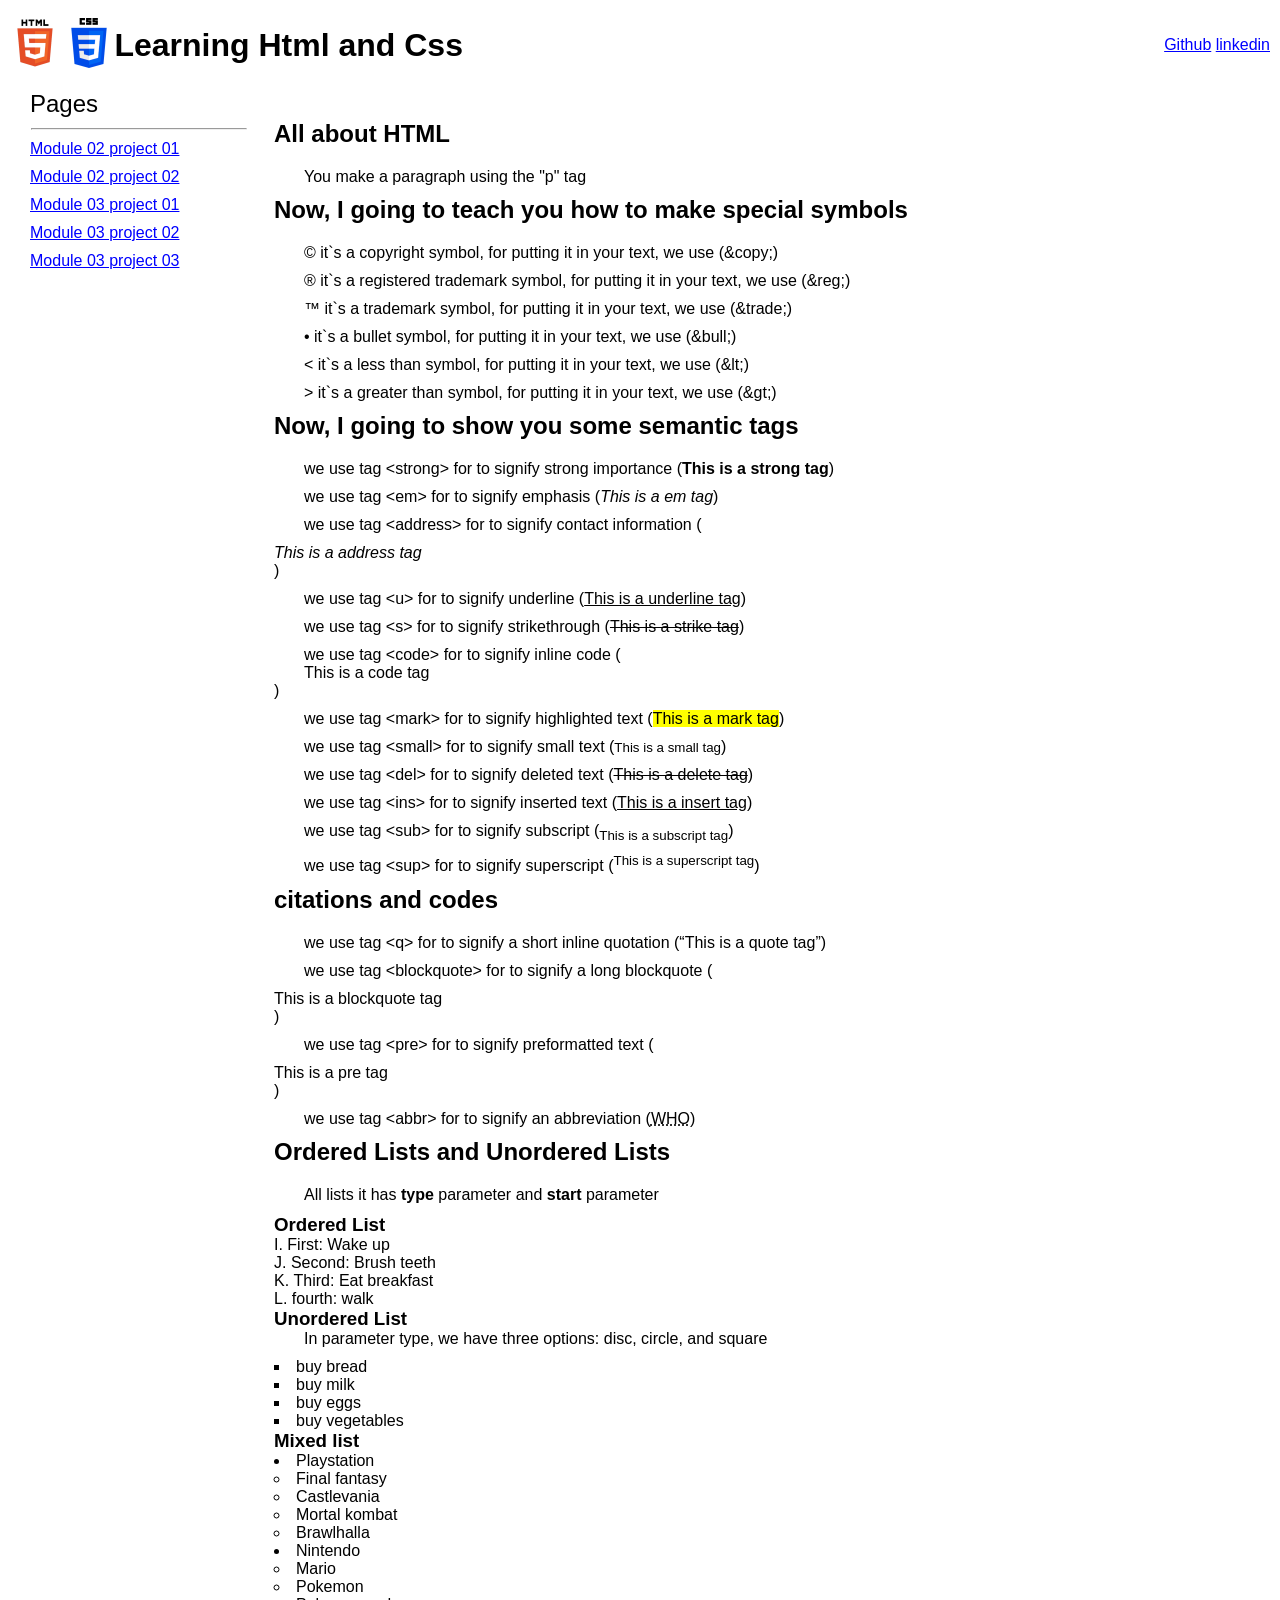
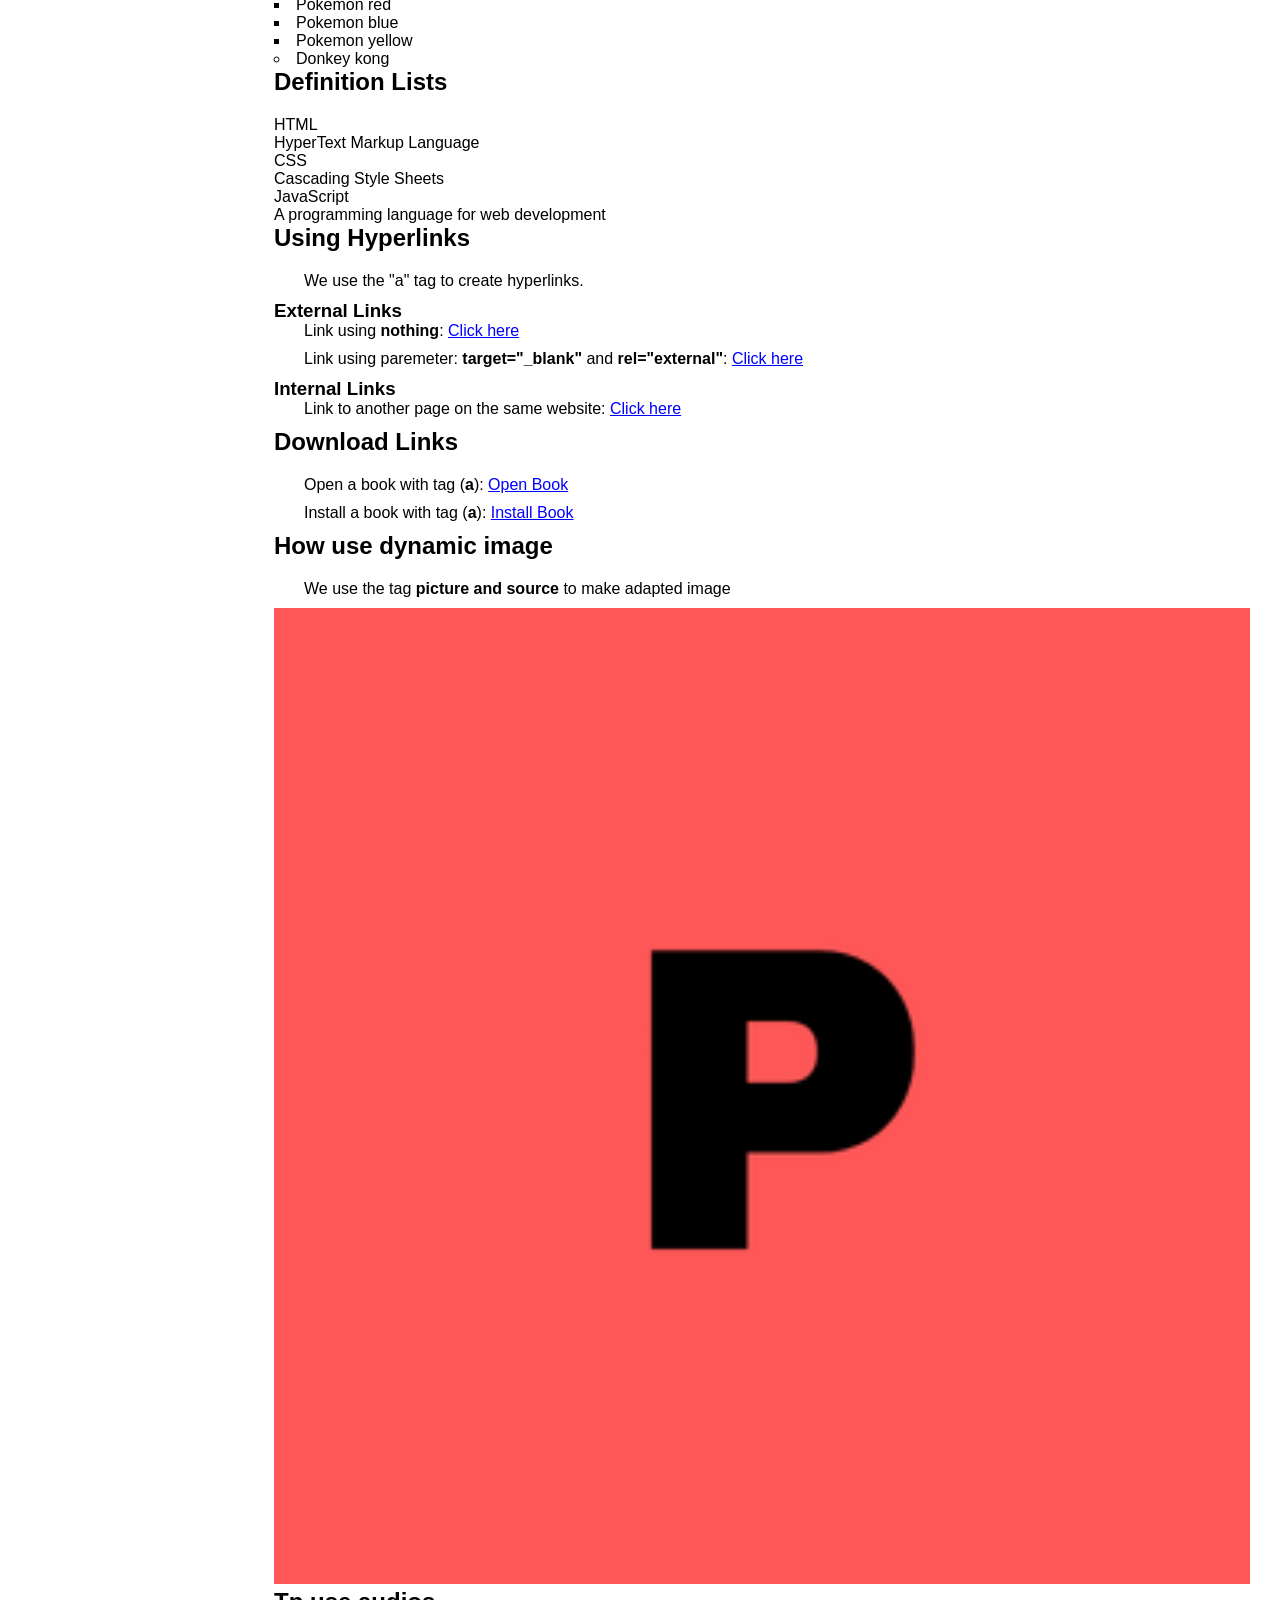
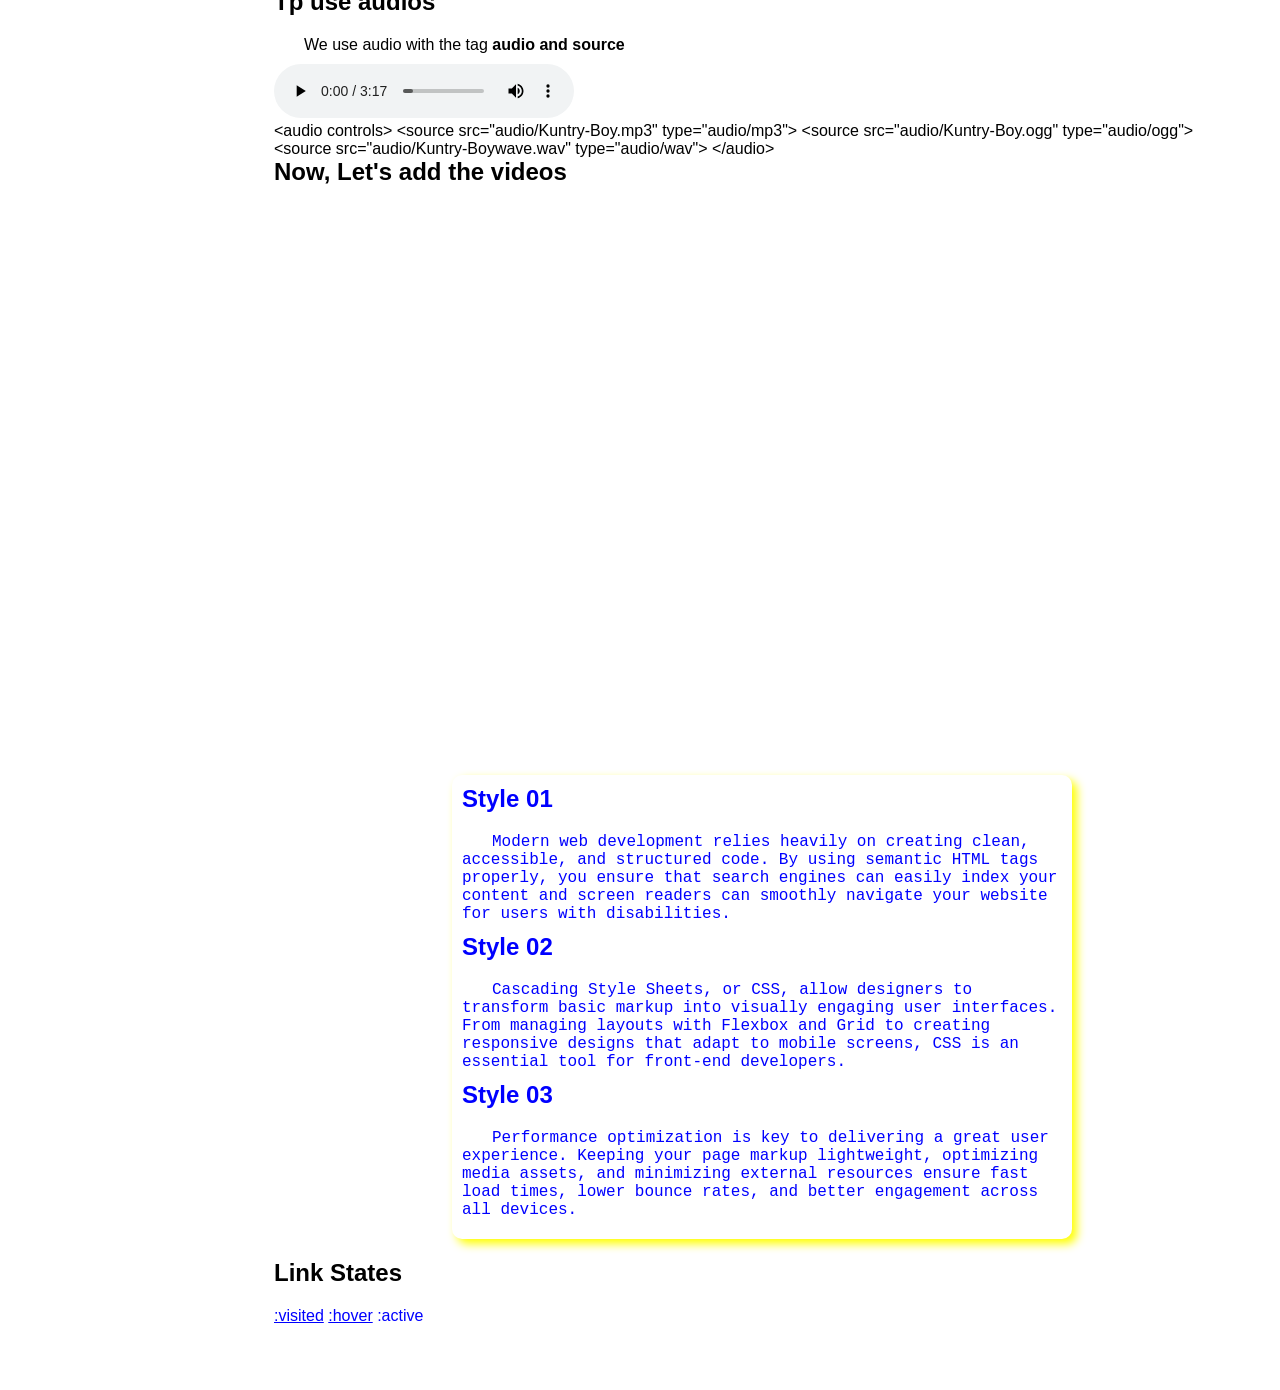
<file: index.html>
<!DOCTYPE html>
<html lang="en">
<head>
    <meta charset="UTF-8">
    <meta name="viewport" content="width=device-width, initial-scale=1.0">
    <link rel="shortcut icon" href="img/favicon.png" type="image/x-icon">
    <link rel="stylesheet" href="style.css">
    <title>Learning program</title>
</head>
<body>

    <header>
        <div>
            <div>
                <a href="https://www.w3schools.com/html/" target="_blank" rel="external"><img src="img/html5.png" alt="Image html"></a>
                <a href="https://www.w3schools.com/css/" target="_blank" rel="external"><img src="img/css-3.png" alt="Image css"></a>
            </div>
            <h1>Learning Html and Css</h1>
        </div>

        <nav>
            <a href="https://github.com/murilo-paula" rel="external" target="_blank">Github</a>
            <a href="https://www.linkedin.com/in/murilo-paula/" rel="external" target="_blank">linkedin</a>
        </nav>
    </header>



    <main>
        <aside id="pagesAside">
            <h1>Pages</h1>
            <hr>
            <nav>
                <a href="modulo2/ex1.html">Module 02 project 01</a>
                <a href="modulo2/ex2.html">Module 02 project 02</a>
                <a href="modulo3/ex3.html">Module 03 project 01</a>
                <a href="modulo3/ex4.html">Module 03 project 02</a>
                <a href="modulo3/ex5.html">Module 03 project 03</a>
            </nav>
        </aside>
        <aside id="contentAside">
            <h1>All about HTML</h1>
            <p>You make a paragraph using the "p" tag</p>
            <h2>Now, I going to teach you how to make special symbols </h2>
            <p>&copy; it`s a copyright symbol, for putting it in your text, we use (&amp;copy;)</p>
            <p>&reg; it`s a registered trademark symbol, for putting it in your text, we use (&amp;reg;)</p>
            <p>&trade; it`s a trademark symbol, for putting it in your text, we use (&amp;trade;)</p>
            <p>&bull; it`s a bullet symbol, for putting it in your text, we use (&amp;bull;)</p>
            <p>&lt; it`s a less than symbol, for putting it in your text, we use (&amp;lt;)</p>
            <p>&gt; it`s a greater than symbol, for putting it in your text, we use (&amp;gt;)</p>
            <h2>Now, I going to show you some semantic tags</h2>
            <p>we use tag &lt;strong&gt; for to signify strong importance (<strong>This is a strong tag</strong>)</p>
            <p>we use tag &lt;em&gt; for to signify emphasis (<em>This is a em tag</em>)</p>
            <p>we use tag &lt;address&gt; for to signify contact information (<address>This is a address tag</address>)</p>
            <p>we use tag &lt;u&gt; for to signify underline (<u>This is a underline tag</u>)</p>
            <p>we use tag &lt;s&gt; for to signify strikethrough (<s>This is a strike tag</s>)</p>
            <p>we use tag &lt;code&gt; for to signify inline code (<code>This is a code tag</code>)</p>
            <p>we use tag &lt;mark&gt; for to signify highlighted text (<mark>This is a mark tag</mark>)</p>
            <p>we use tag &lt;small&gt; for to signify small text (<small>This is a small tag</small>)</p>
            <p>we use tag &lt;del&gt; for to signify deleted text (<del>This is a delete tag</del>)</p>
            <p>we use tag &lt;ins&gt; for to signify inserted text (<ins>This is a insert tag</ins>)</p>
            <p>we use tag &lt;sub&gt; for to signify subscript (<sub>This is a subscript tag</sub>)</p>
            <p>we use tag &lt;sup&gt; for to signify superscript (<sup>This is a superscript tag</sup>)</p>
            <h2>citations and codes</h2>
            <p>we use tag &lt;q&gt; for to signify a short inline quotation (<q>This is a quote tag</q>)</p>
            <p>we use tag &lt;blockquote&gt; for to signify a long blockquote (<blockquote>This is a blockquote tag</blockquote>)</p>
            <p>we use tag &lt;pre&gt; for to signify preformatted text (<pre>This is a pre tag</pre>)</p>
            <p>we use tag &lt;abbr&gt; for to signify an abbreviation (<abbr title="World Health Organization">WHO</abbr>)</p>
            <h2>Ordered Lists and Unordered Lists</h2>
            <p>All lists it has <strong>type</strong> parameter and <strong>start</strong> parameter</p>
            <h3>Ordered List</h3>
            <ol type="A" start="9">
                <li>First: Wake up</li>
                <li>Second: Brush teeth</li>
                <li>Third: Eat breakfast</li>
                <li>fourth: walk</li>
            </ol>
            <h3>Unordered List</h3>
            <p>In parameter type, we have three options: disc, circle, and square</p>
            <ul type="square">
                <li>buy bread</li>
                <li>buy milk</li>
                <li>buy eggs</li>
                <li>buy vegetables</li>
            </ul>
            <h3>Mixed list</h3>
            <ul>
                <li>Playstation</li>
                <ul>
                    <li>Final fantasy</li>
                    <li>Castlevania</li>
                    <li>Mortal kombat</li>
                    <li>Brawlhalla</li>
                </ul>
                <li>Nintendo</li>
                <ul>
                    <li>Mario</li>
                    <li>Pokemon</li>
                    <ul>
                        <li>Pokemon red</li>
                        <li>Pokemon blue</li>
                        <li>Pokemon yellow</li>
                    </ul>
                    <li>Donkey kong</li>
                </ul>
            </ul>
            <h2>Definition Lists</h2>
            <dl>
                <dt>HTML</dt>
                <dd>HyperText Markup Language</dd>
                <dt>CSS</dt>
                <dd>Cascading Style Sheets</dd>
                <dt>JavaScript</dt>
                <dd>A programming language for web development</dd>
            </dl>
        
            <h2>Using Hyperlinks</h2>
            <p>We use the "a" tag to create hyperlinks.</p>
        
            <h3>External Links</h3>
            <p>Link using <strong>nothing</strong>: <a href="https://github.com/murilo-paula">Click here</a></p>
            <p>Link using paremeter: <strong>target="_blank"</strong> and <strong>rel="external"</strong>: <a href="https://github.com/murilo-paula" target="_blank" rel="external">Click here</a></p>
            <h3>Internal Links</h3>
            <p>Link to another page on the same website: <a href="page.html" target="_self" rel="next">Click here</a></p>
            <h2>Download Links</h2>
            <p>Open a book with tag (<strong>a</strong>): <a href="books/Mybook.pdf" target="_blank" type="application/pdf">Open Book</a></p>
            <p>Install a book with tag (<strong>a</strong>): <a href="books/Mybook.pdf" download="Mybook.pdf">Install Book</a></p>
            <h2>How use dynamic image</h2>
            <p>We use the tag <strong>picture and source</strong> to make adapted image</p>
            <picture>
                <source media="(max-width: 750px )" srcset="img/P.png" type="image/png">
                <source media="(max-width: 1050px )" srcset="img/M.png" type="image/png">
                <img src="img/G.png" alt="Large image">
            </picture>
            <h2>Tp use audios</h2>
            <p>We use audio with the tag <strong>audio and source</strong></p>
            <audio controls>
                <source src="audio/Kuntry-Boy.mp3" type="audio/mp3">
                <source src="audio/Kuntry-Boy.ogg" type="audio/ogg">
                <source src="audio/Kuntry-Boywave.wav" type="audio/wav">
            </audio>
            <code>
                &lt;audio controls&gt;
                    &lt;source src="audio/Kuntry-Boy.mp3" type="audio/mp3"&gt;
                    &lt;source src="audio/Kuntry-Boy.ogg" type="audio/ogg"&gt;
                    &lt;source src="audio/Kuntry-Boywave.wav" type="audio/wav"&gt;
                &lt;/audio&gt;
            </code>
            <h2>Now, Let's add the videos</h2>
            <div class="video"><iframe width="400" height="240" src="https://www.youtube.com/embed/vPNIAJ9B4hg?si=pWErvGVnUSOe4rVF" title="YouTube video player" frameborder="0" allow="accelerometer; autoplay; clipboard-write; encrypted-media; gyroscope; picture-in-picture; web-share" referrerpolicy="strict-origin-when-cross-origin" allowfullscreen></iframe></div>
            <div id="caixagrande">
                <h2>Style 01</h2>
                <p>Modern web development relies heavily on creating clean, accessible, and structured code. By using semantic HTML tags properly, you ensure that search engines can easily index your content and screen readers can smoothly navigate your website for users with disabilities.</p>

                <h2>Style 02</h2>
                <p>Cascading Style Sheets, or CSS, allow designers to transform basic markup into visually engaging user interfaces. From managing layouts with Flexbox and Grid to creating responsive designs that adapt to mobile screens, CSS is an essential tool for front-end developers.</p>

                <h2>Style 03</h2>
                <p>Performance optimization is key to delivering a great user experience. Keeping your page markup lightweight, optimizing media assets, and minimizing external resources ensure fast load times, lower bounce rates, and better engagement across all devices.</p>
            </div>
            <div id="linkStates">
                <h2>Link States</h2>
                <a id="visited" href="#">:visited</a>
                <a id="hover" href="#">:hover</a>
                <a id="active">:active</a>
            </div>
        </aside>
    </main>

    <footer>
        <p>Learned project</p>
        <div>
            <a href="modulo2/ex1.html">Module 02 project 01</a>
            <a href="modulo2/ex2.html">Module 02 project 02</a>
            <a href="modulo3/ex3.html">Module 03 project 01</a>
        </div>
    </footer>

</body>
</html>
</file>
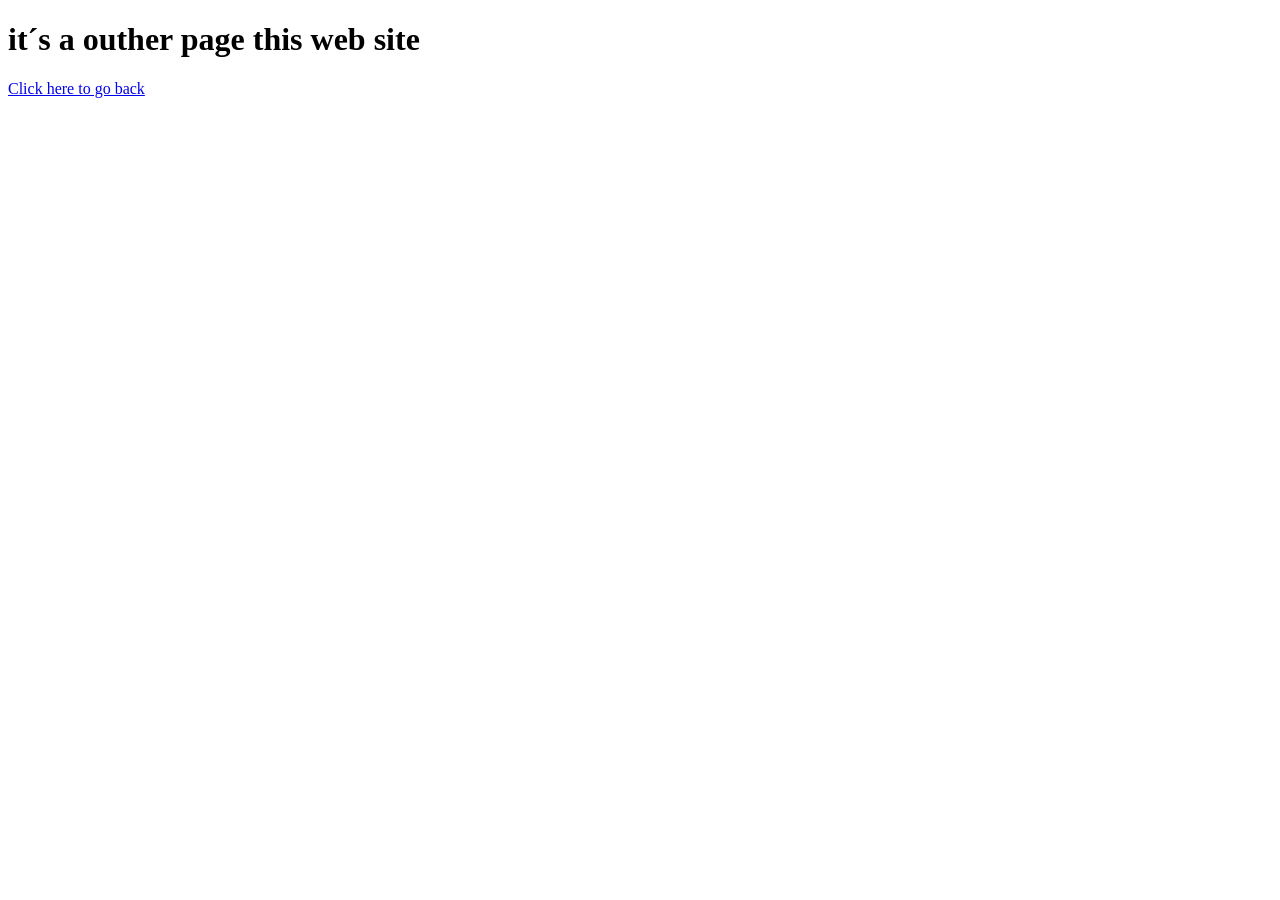
<file: page.html>
<!DOCTYPE html>
<html lang="en">
<head>
    <meta charset="UTF-8">
    <meta name="viewport" content="width=device-width, initial-scale=1.0">
    <title>Document</title>
</head>
<body>
    <h1>it´s a outher page this web site</h1>
    <a href="index.html" target="_self" rel="prev">Click here to go back</a>
</body>
</html>
</file>
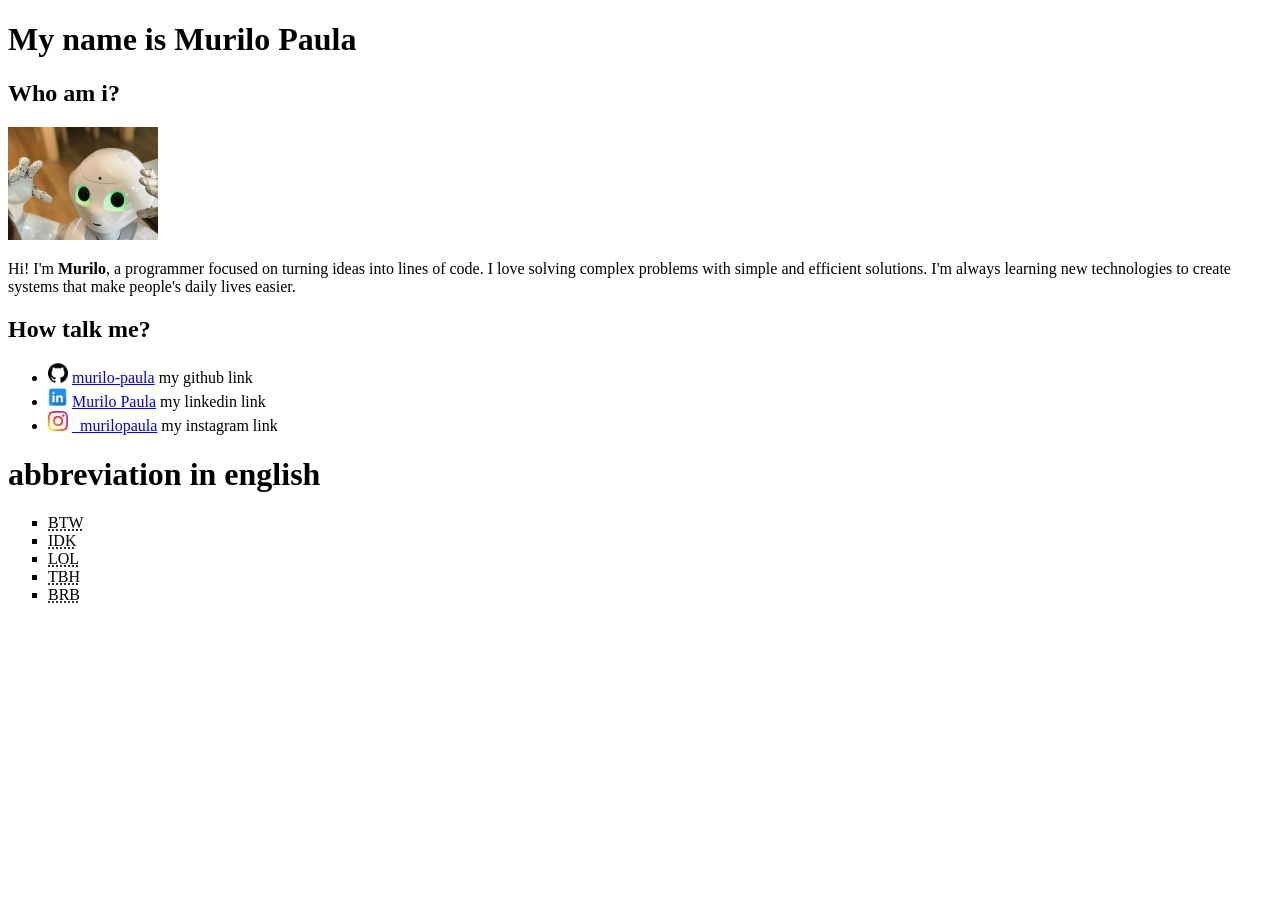
<file: exercicios/ex1.html>
<!DOCTYPE html>
<html lang="en">
<head>
    <meta charset="UTF-8">
    <meta name="viewport" content="width=device-width, initial-scale=1.0">
    <link rel="shortcut icon" href="/img/favicon.png" type="image/x-icon">
    <title>About me</title>
</head>
<body>

    <style>
        li img {
            width: 20px;
            height: 20px;
        }
    </style>

    <h1>My name is Murilo Paula</h1>
    <h2>Who am i?</h2>
    <img src="img/Liam.jpg" alt="Murilo paula picture">

    <p>Hi! I'm <strong>Murilo</strong>, a programmer focused on turning ideas into lines of code. I love solving complex problems with simple and efficient solutions. I'm always learning new technologies to create systems that make people's daily lives easier.</p>

    <h2>How talk me?</h2>
    <ul>
        <li><img src="img/github.png" alt="github picture"> <a href="https://github.com/murilo-paula" target="_blank" rel="external">murilo-paula</a> my github link</li>

        <li><img src="img/linkedin.png" alt="github linkedin"> <a href="https://www.linkedin.com/in/murilo-paula" target="_blank" rel="external">Murilo Paula</a> my linkedin link</li>

        <li><img src="img/instagram.png" alt="github instagram"> <a href="https://www.instagram.com/_murilopaula/" target="_blank" rel="external">_murilopaula</a> my instagram link</li>
    </ul>

    <h1>abbreviation in english</h1>
    <ul type="square">
        <li><abbr title="By the way (Por falar nisso / A propósito)">BTW</abbr></li>
        <li><abbr title="I don't know (Eu não sei)">IDK</abbr></li>
        <li><abbr title="Laughing out loud (Rindo muito)">LOL</abbr></li>
        <li><abbr title="To be honest (Sendo honesto)">TBH</abbr></li>
        <li><abbr title="Be right back (Já volto)">BRB</abbr></li>
    </ul>

</body>
</html>
</file>
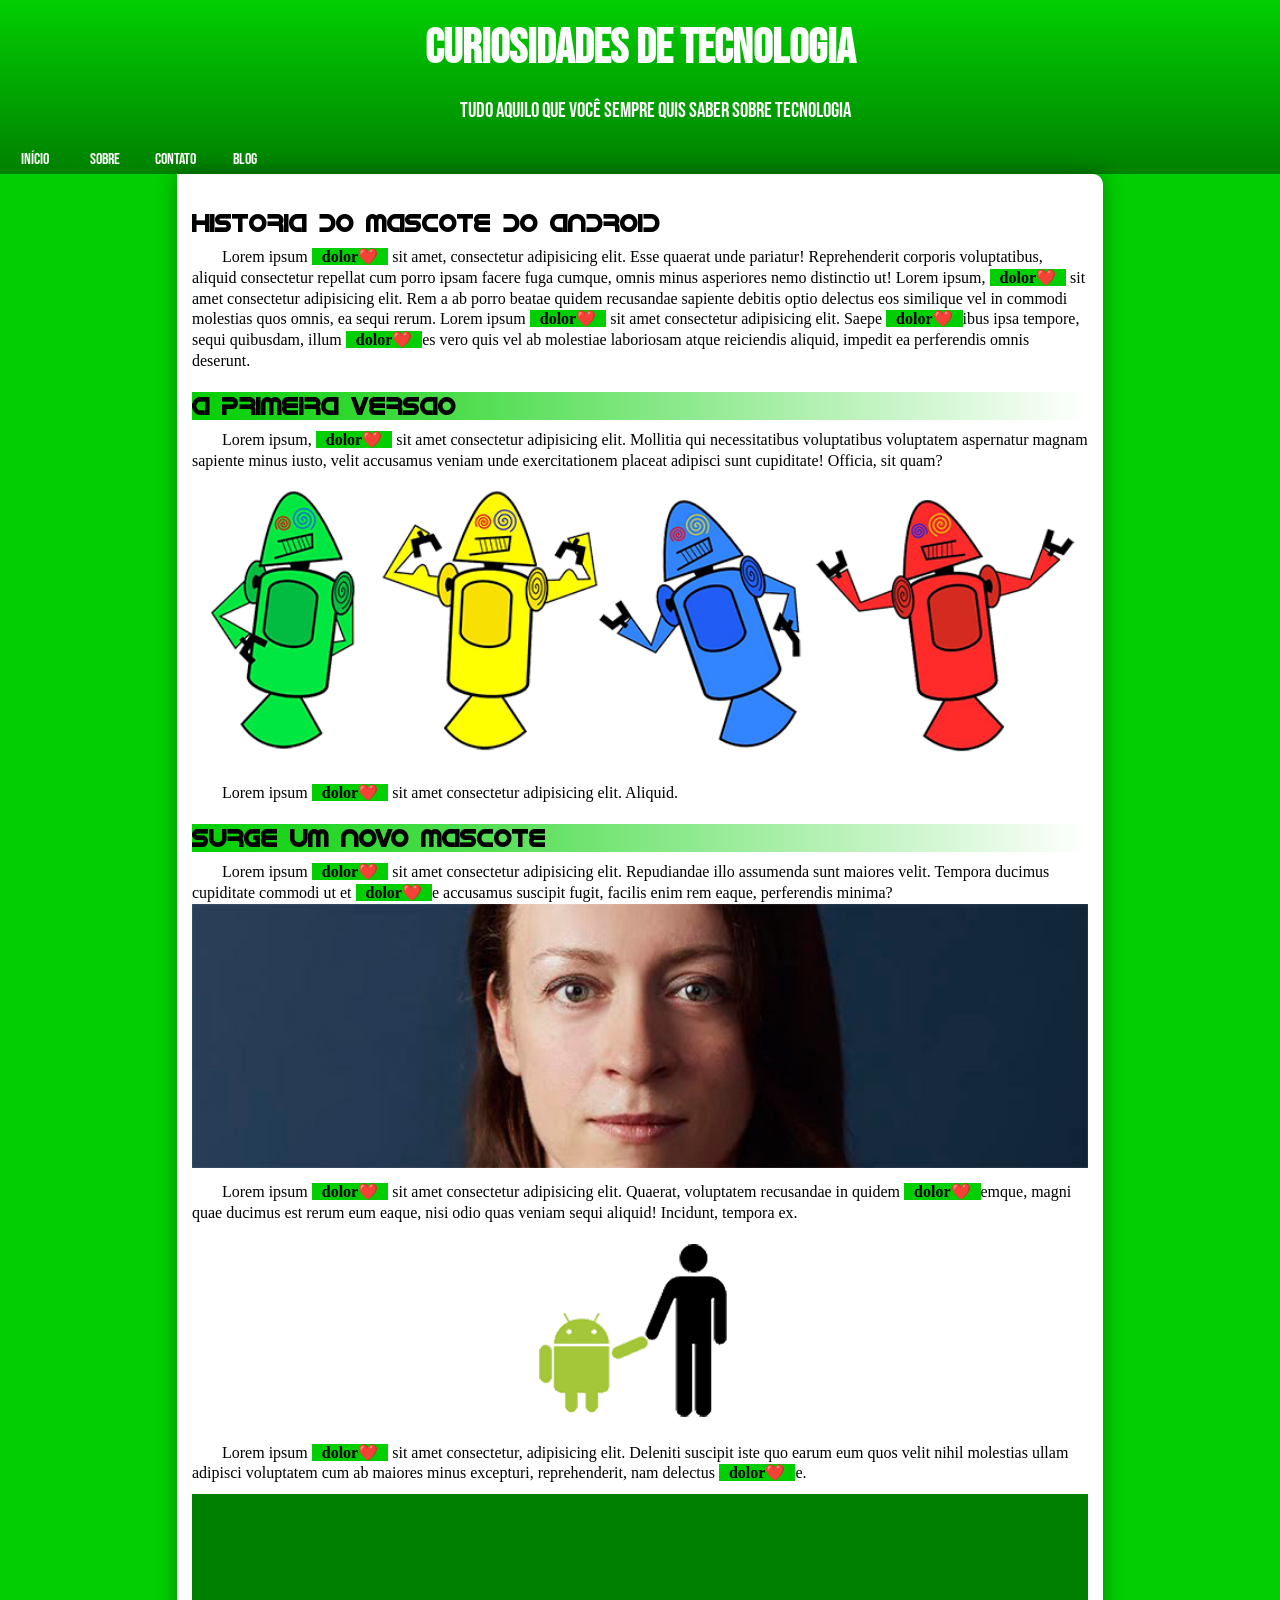
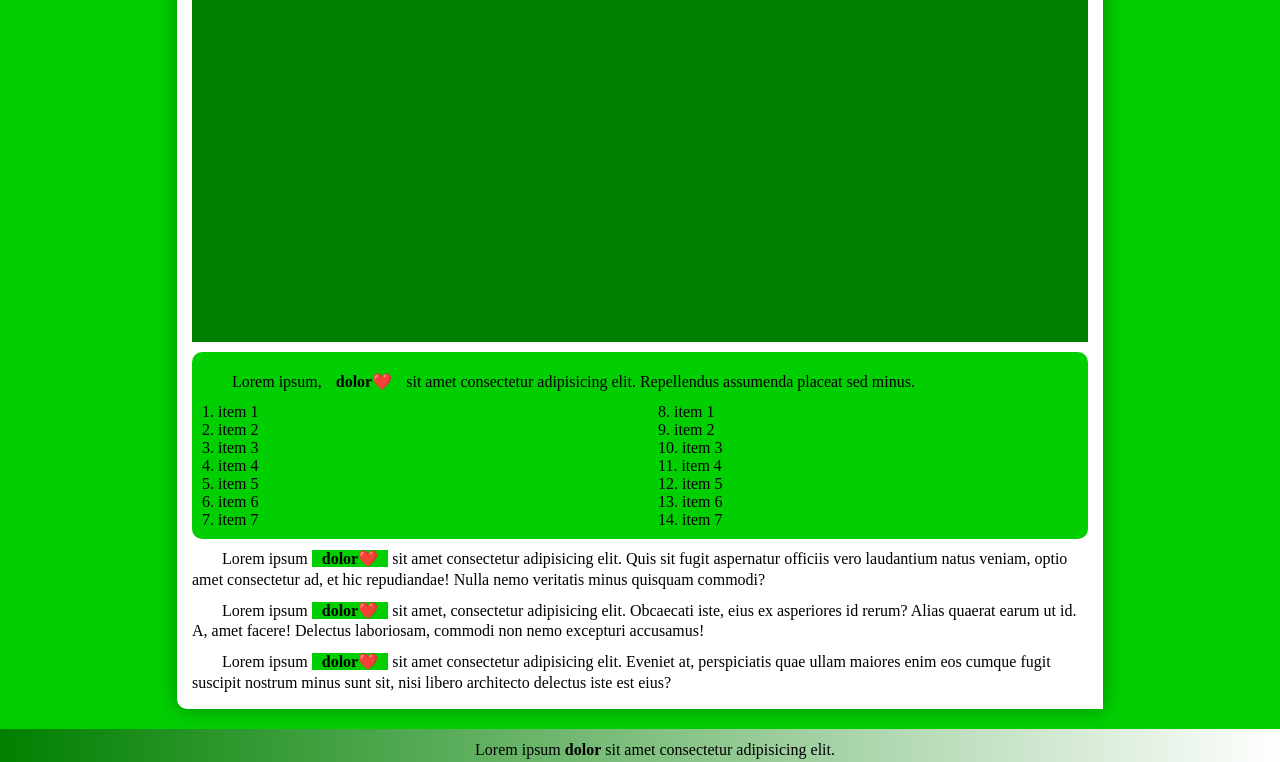
<file: exercicios/ex2.html>
<!DOCTYPE html>
<html lang="pt-br">
<head>
    <meta charset="UTF-8">
    <meta name="viewport" content="width=device-width, initial-scale=1.0">
    <link rel="stylesheet" href="ex2.css">
    <link rel="shortcut icon" href="img/favicon.ico" type="image/x-icon">
    <title>Android</title>
</head>
<body>
    <header>
        <h1>Curiosidades de tecnologia</h1>
        <p>Tudo aquilo que você sempre quis saber sobre tecnologia</p>
        <nav>
            <ul>
                <li><a href="#">Início</a></li>
                <li><a href="#">Sobre</a></li>
                <li><a href="#">Contato</a></li>
                <li><a href="#">Blog</a></li>
            </ul>
        </nav>
    </header>



    <main>
        <article>
            <h1>Historia do mascote do android</h1>
            <p>Lorem ipsum <strong>dolor</strong> sit amet, consectetur adipisicing elit. Esse quaerat unde pariatur! Reprehenderit corporis voluptatibus, aliquid consectetur repellat cum porro ipsam facere fuga cumque, omnis minus asperiores nemo distinctio ut! Lorem ipsum, <strong>dolor</strong> sit amet consectetur adipisicing elit. Rem a ab porro beatae quidem recusandae sapiente debitis optio delectus eos similique vel in commodi molestias quos omnis, ea sequi rerum. Lorem ipsum <strong>dolor</strong> sit amet consectetur adipisicing elit. Saepe <strong>dolor</strong>ibus ipsa tempore, sequi quibusdam, illum <strong>dolor</strong>es vero quis vel ab molestiae laboriosam atque reiciendis aliquid, impedit ea perferendis omnis deserunt.</p>
            <h2>A primeira versao</h2>
            <p>Lorem ipsum, <strong>dolor</strong> sit amet consectetur adipisicing elit. Mollitia qui necessitatibus voluptatibus voluptatem aspernatur magnam sapiente minus iusto, velit accusamus veniam unde exercitationem placeat adipisci sunt cupiditate! Officia, sit quam?</p>
            <picture>
                <source media="(max-width: 700px)" srcset="img/dan-droids-pq.png" type="image/png">
                <img src="img/dan-droids.png" alt="Android robot">
            </picture>
            <p>Lorem ipsum <strong>dolor</strong> sit amet consectetur adipisicing elit. Aliquid.</p>
            <h2>Surge um novo mascote</h2>
            <p>Lorem ipsum <strong>dolor</strong> sit amet consectetur adipisicing elit. Repudiandae illo assumenda sunt maiores velit. Tempora ducimus cupiditate commodi ut et <strong>dolor</strong>e accusamus suscipit fugit, facilis enim rem eaque, perferendis minima?</p>
            <picture>
                <source media="(max-width: 700px)" srcset="img/irina-blok-pq.jpg" type="image/png">
                <img src="img/irina-blok.jpg" alt="irina">
            </picture>
            <p>Lorem ipsum <strong>dolor</strong> sit amet consectetur adipisicing elit. Quaerat, voluptatem recusandae in quidem <strong>dolor</strong>emque, magni quae ducimus est rerum eum eaque, nisi odio quas veniam sequi aliquid! Incidunt, tempora ex.</p>
            <div id="bugdroid"><img src="img/bugdroid.png" alt="Bug droid"></div>
            <p>Lorem ipsum <strong>dolor</strong> sit amet consectetur, adipisicing elit. Deleniti suscipit iste quo earum eum quos velit nihil molestias ullam adipisci voluptatem cum ab maiores minus excepturi, reprehenderit, nam delectus <strong>dolor</strong>e.</p>


            <div class="videos"><iframe width="600" height="330" src="https://www.youtube.com/embed/oDVH4HnGByU?si=5DPPMgmPemOs4Fzc" title="YouTube video player" frameborder="0" allow="accelerometer; autoplay; clipboard-write; encrypted-media; gyroscope; picture-in-picture; web-share" referrerpolicy="strict-origin-when-cross-origin" allowfullscreen></iframe></div>

            
            <aside id="caixagrande">
                <p>Lorem ipsum, <strong>dolor</strong> sit amet consectetur adipisicing elit. Repellendus assumenda placeat sed minus.</p>
                <div class="caixa">
                    <ul>
                        <li>item 1</li>
                        <li>item 2</li>
                        <li>item 3</li>
                        <li>item 4</li>
                        <li>item 5</li>
                        <li>item 6</li>
                        <li>item 7</li>
                        <li>item 1</li>
                        <li>item 2</li>
                        <li>item 3</li>
                        <li>item 4</li>
                        <li>item 5</li>
                        <li>item 6</li>
                        <li>item 7</li>
                    </ul>
                </div>
                </aside>
                <p>Lorem ipsum <strong>dolor</strong> sit amet consectetur adipisicing elit. Quis sit fugit aspernatur officiis vero laudantium natus veniam, optio amet consectetur ad, et hic repudiandae! Nulla nemo veritatis minus quisquam commodi?</p>
                <p>Lorem ipsum <strong>dolor</strong> sit amet, consectetur adipisicing elit. Obcaecati iste, eius ex asperiores id rerum? Alias quaerat earum ut id. A, amet facere! Delectus laboriosam, commodi non nemo excepturi accusamus!</p>
            </div>
            <p>Lorem ipsum <strong>dolor</strong> sit amet consectetur adipisicing elit. Eveniet at, perspiciatis quae ullam maiores enim eos cumque fugit suscipit nostrum minus sunt sit, nisi libero architecto delectus iste est eius?</p>
        </article>
    </main>

    <footer>
        <p>Lorem ipsum <strong>dolor</strong> sit amet consectetur adipisicing elit.</p>
    </footer>
</body>
</html>
</file>
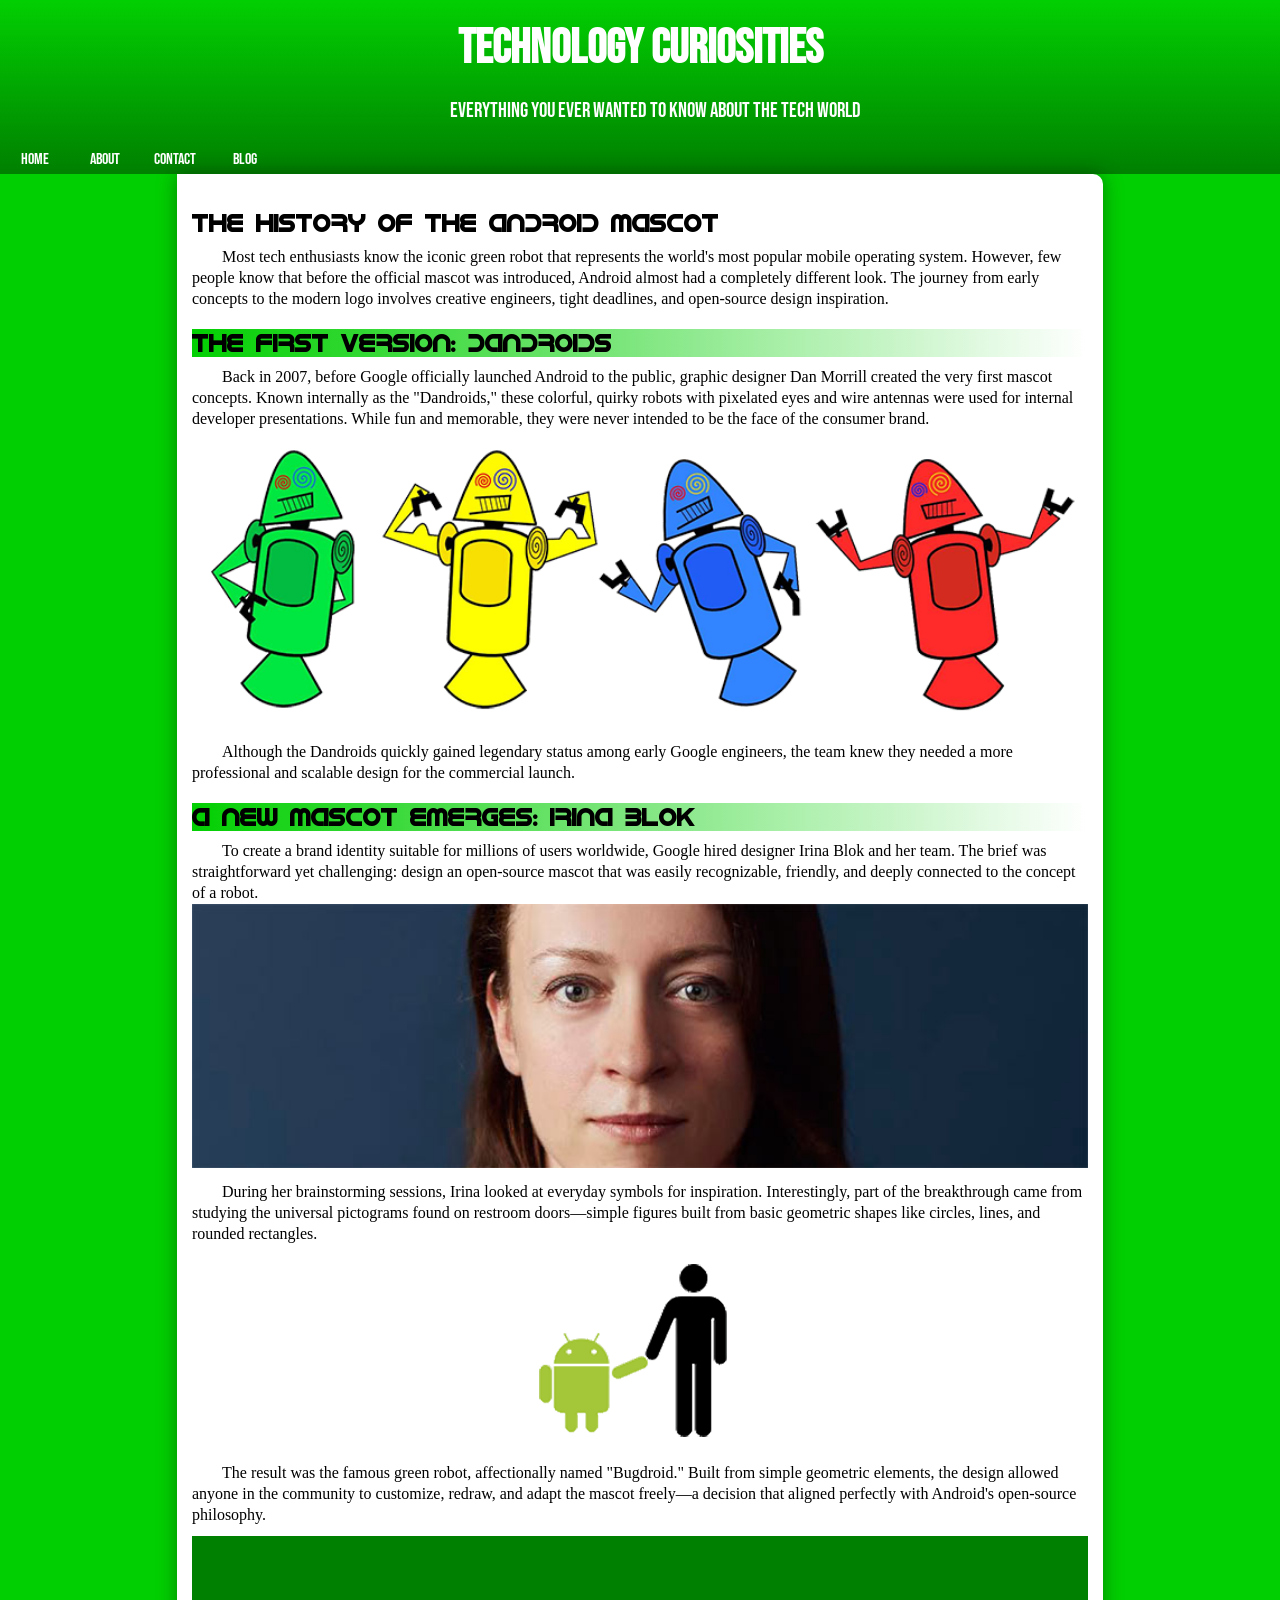
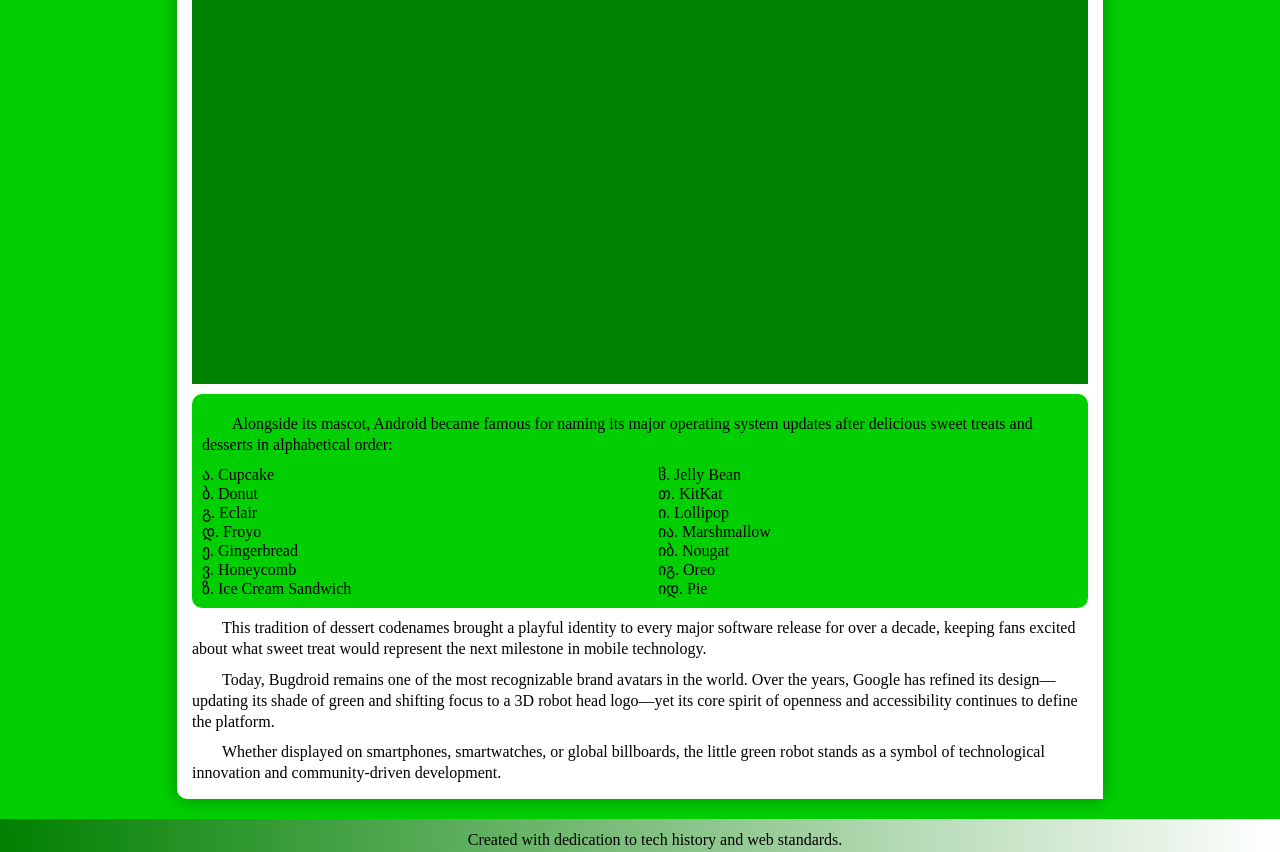
<file: modulo2/ex2.html>
<!DOCTYPE html>
<html lang="pt-br">
<head>
    <meta charset="UTF-8">
    <meta name="viewport" content="width=device-width, initial-scale=1.0">
    <link rel="stylesheet" href="ex2.css">
    <link rel="shortcut icon" href="img/favicon.ico" type="image/x-icon">
    <title>Android</title>
</head>
<body>
    <header>
        <h1>Technology Curiosities</h1>
        <p>Everything you ever wanted to know about the tech world</p>
        <nav>
            <ul>
                <li><a href="#">Home</a></li>
                <li><a href="#">About</a></li>
                <li><a href="#">Contact</a></li>
                <li><a href="#">Blog</a></li>
            </ul>
        </nav>
    </header>

    <main>
        <article>
            <h1>The History of the Android Mascot</h1>
            <p>Most tech enthusiasts know the iconic green robot that represents the world's most popular mobile operating system. However, few people know that before the official mascot was introduced, Android almost had a completely different look. The journey from early concepts to the modern logo involves creative engineers, tight deadlines, and open-source design inspiration.</p>

            <h2>The First Version: Dandroids</h2>
            <p>Back in 2007, before Google officially launched Android to the public, graphic designer Dan Morrill created the very first mascot concepts. Known internally as the "Dandroids," these colorful, quirky robots with pixelated eyes and wire antennas were used for internal developer presentations. While fun and memorable, they were never intended to be the face of the consumer brand.</p>
            
            <picture>
                <source media="(max-width: 700px)" srcset="img/dan-droids-pq.png" type="image/png">
                <img src="img/dan-droids.png" alt="Early Dandroids concept robots">
            </picture>
            <p>Although the Dandroids quickly gained legendary status among early Google engineers, the team knew they needed a more professional and scalable design for the commercial launch.</p>

            <h2>A New Mascot Emerges: Irina Blok</h2>
            <p>To create a brand identity suitable for millions of users worldwide, Google hired designer Irina Blok and her team. The brief was straightforward yet challenging: design an open-source mascot that was easily recognizable, friendly, and deeply connected to the concept of a robot.</p>
            
            <picture>
                <source media="(max-width: 700px)" srcset="img/irina-blok-pq.jpg" type="image/png">
                <img src="img/irina-blok.jpg" alt="Designer Irina Blok">
            </picture>
            <p>During her brainstorming sessions, Irina looked at everyday symbols for inspiration. Interestingly, part of the breakthrough came from studying the universal pictograms found on restroom doors—simple figures built from basic geometric shapes like circles, lines, and rounded rectangles.</p>
            
            <div id="bugdroid"><img src="img/bugdroid.png" alt="Official Android Bugdroid mascot"></div>
            <p>The result was the famous green robot, affectionally named "Bugdroid." Built from simple geometric elements, the design allowed anyone in the community to customize, redraw, and adapt the mascot freely—a decision that aligned perfectly with Android's open-source philosophy.</p>

            <div class="videos">
                <iframe width="560" height="315" src="https://www.youtube.com/embed/5hVKAYRLAUo?si=5lCb7VjMSMJEVFy5" title="YouTube video player" frameborder="0" allow="accelerometer; autoplay; clipboard-write; encrypted-media; gyroscope; picture-in-picture; web-share" referrerpolicy="strict-origin-when-cross-origin" allowfullscreen></iframe>
            </div>

            <aside id="caixagrande">
                <p>Alongside its mascot, Android became famous for naming its major operating system updates after delicious sweet treats and desserts in alphabetical order:</p>
                <div class="caixa">
                    <ul>
                        <li>Cupcake</li>
                        <li>Donut</li>
                        <li>Eclair</li>
                        <li>Froyo</li>
                        <li>Gingerbread</li>
                        <li>Honeycomb</li>
                        <li>Ice Cream Sandwich</li>
                        <li>Jelly Bean</li>
                        <li>KitKat</li>
                        <li>Lollipop</li>
                        <li>Marshmallow</li>
                        <li>Nougat</li>
                        <li>Oreo</li>
                        <li>Pie</li>
                    </ul>
                </div>
            </aside>

            <p>This tradition of dessert codenames brought a playful identity to every major software release for over a decade, keeping fans excited about what sweet treat would represent the next milestone in mobile technology.</p>
            <p>Today, Bugdroid remains one of the most recognizable brand avatars in the world. Over the years, Google has refined its design—updating its shade of green and shifting focus to a 3D robot head logo—yet its core spirit of openness and accessibility continues to define the platform.</p>
            <p>Whether displayed on smartphones, smartwatches, or global billboards, the little green robot stands as a symbol of technological innovation and community-driven development.</p>
        </article>
    </main>

    <footer>
        <p>Created with dedication to tech history and web standards.</p>
    </footer>
</body>
</html>
</file>
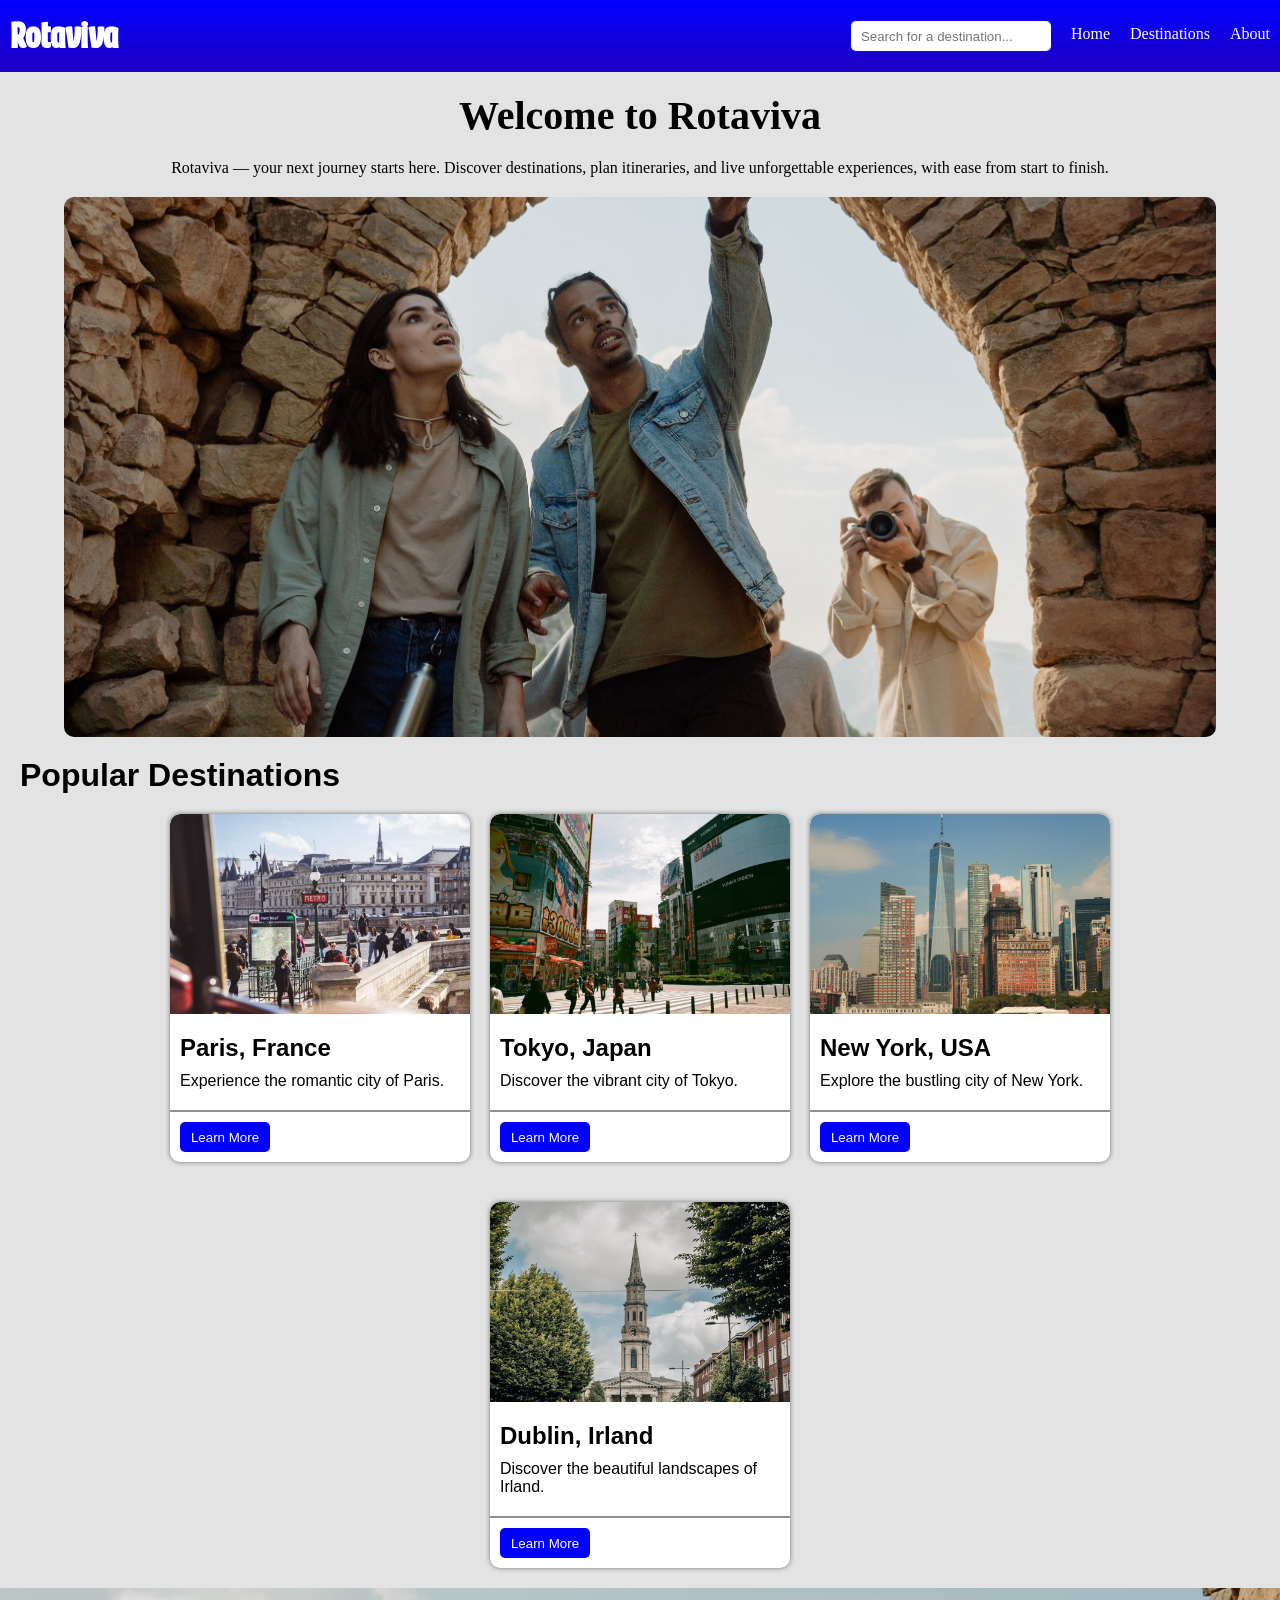
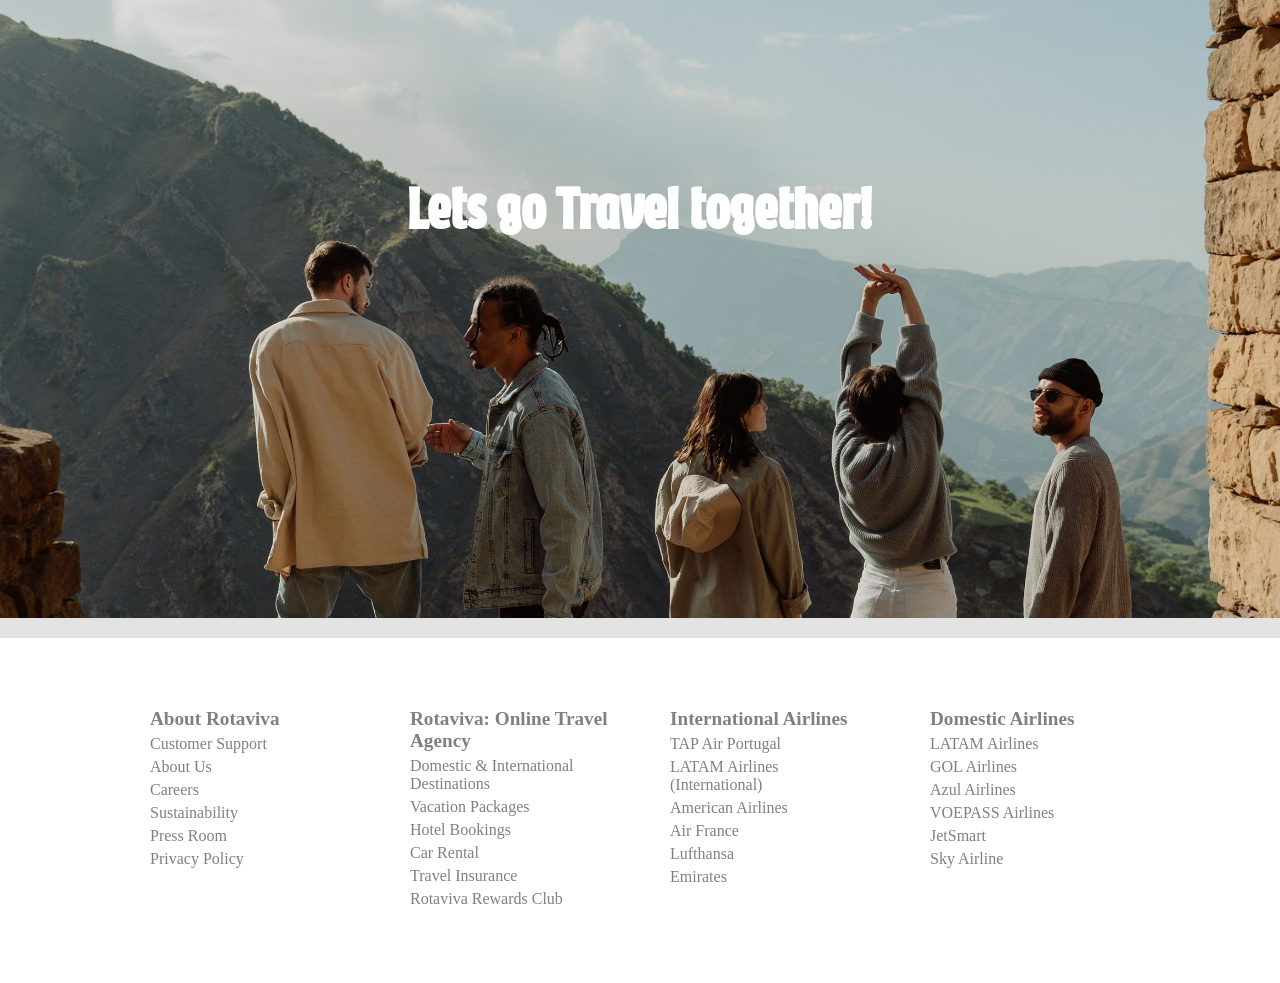
<file: modulo3/ex3.html>
<!DOCTYPE html>
<html lang="en">
<head>
    <meta charset="UTF-8">
    <meta name="viewport" content="width=device-width, initial-scale=1.0">
    <link rel="stylesheet" href="ex3.css">
    <link rel="shortcut icon" href="img/rotaviva_icon.png" type="image/x-icon">
    <title>Rotaviva</title>
</head>
<body>

    <header>
        <h1>Rotaviva</h1>

        <nav>
            <input type="search" name="search" id="search" placeholder="Search for a destination...">
        
            <ul>
                <li><a href="#">Home</a></li>
                <li><a href="#">Destinations</a></li>
                <li><a href="#">About</a></li>
            </ul>
        </nav>
    </header>

    <main>
        <h1>Welcome to Rotaviva</h1>
        <p>Rotaviva — your next journey starts here. Discover destinations, plan itineraries, and live unforgettable experiences, with ease from start to finish.</p>
        <div id="imgTravel"></div>

        <section>
            <h2>Popular Destinations</h2>
            <article id="allTravelCards">
                <div class="travelCard">
                    <div class="travelCardImg"><img src="img/paris.jpg" alt="Image of Paris"></div>
                    <div class="travelCardContent">
                        <h3>Paris, France</h3>
                        <p>Experience the romantic city of Paris.</p>
                    </div>
                    <hr>
                    <div>
                        <button type="button">Learn More</button>
                    </div>
                </div>

                <div class="travelCard">
                    <div class="travelCardImg"><img src="img/tokyo.jpg" alt="Image of Tokyo"></div>
                    <div class="travelCardContent">
                        <h3>Tokyo, Japan</h3>
                        <p>Discover the vibrant city of Tokyo.</p>
                    </div>
                    <hr>
                    <div>
                        <button type="button">Learn More</button>
                    </div>
                </div>

                <div class="travelCard">
                    <div class="travelCardImg"><img src="img/newYork.jpg" alt="Image of New York"></div>
                    <div class="travelCardContent">
                        <h3>New York, USA</h3>
                        <p>Explore the bustling city of New York.</p>
                    </div>
                    <hr>
                    <div>
                        <button type="button">Learn More</button>
                    </div>
                </div>
            
                <div class="travelCard">
                    <div class="travelCardImg"><img src="img/dublin.jpg" alt="Image of Paris"></div>
                    <div class="travelCardContent">
                        <h3>Dublin, Irland</h3>
                        <p>Discover the beautiful landscapes of Irland.</p>
                    </div>
                    <hr>
                    <div>
                        <button type="button">Learn More</button>
                    </div>
                </div>
            </article>
        </section>

        <div id="visualImagem">
            <h2>Lets go Travel together!</h2>
        </div>
    </main>


   <footer>
        <div>
            <h2>About Rotaviva</h2>
            <a href="">Customer Support</a>
            <a href="">About Us</a>
            <a href="">Careers</a>
            <a href="">Sustainability</a>
            <a href="">Press Room</a>
            <a href="">Privacy Policy</a>
        </div>

        <div>
            <h2>Rotaviva: Online Travel Agency</h2>
            <a href="">Domestic & International Destinations</a>
            <a href="">Vacation Packages</a>
            <a href="">Hotel Bookings</a>
            <a href="">Car Rental</a>
            <a href="">Travel Insurance</a>
            <a href="">Rotaviva Rewards Club</a>
        </div>

        <div>
            <h2>International Airlines</h2>
            <a href="">TAP Air Portugal</a>
            <a href="">LATAM Airlines (International)</a>
            <a href="">American Airlines</a>
            <a href="">Air France</a>
            <a href="">Lufthansa</a>
            <a href="">Emirates</a>
        </div>

        <div>
            <h2>Domestic Airlines</h2>
            <a href="">LATAM Airlines</a>
            <a href="">GOL Airlines</a>
            <a href="">Azul Airlines</a>
            <a href="">VOEPASS Airlines</a>
            <a href="">JetSmart</a>
            <a href="">Sky Airline</a>
        </div>
    </footer>
</body>
</html>
</file>
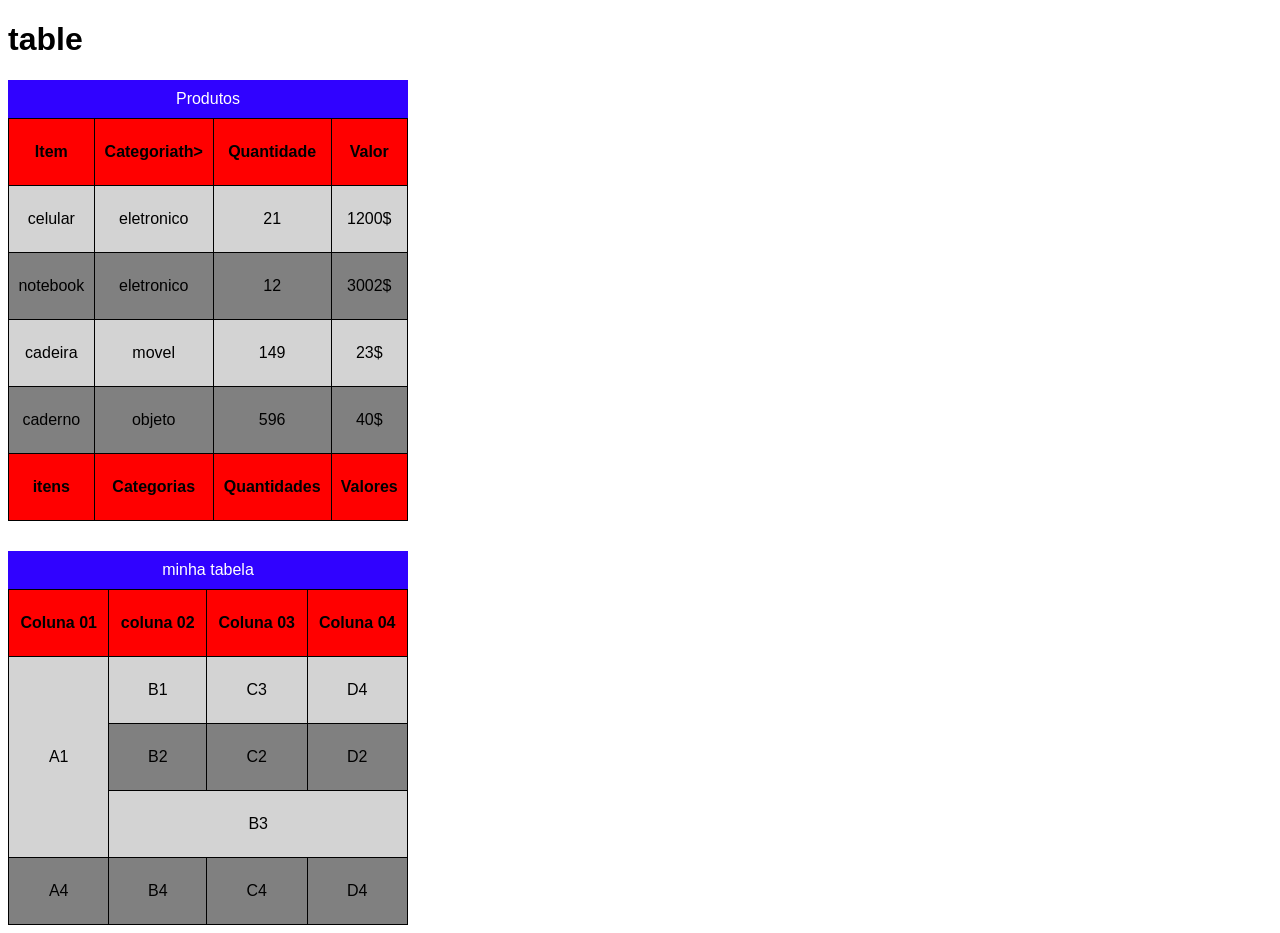
<file: modulo3/ex4.html>
<!DOCTYPE html>
<html lang="pt-br">
<head>
    <meta charset="UTF-8">
    <meta name="viewport" content="width=device-width, initial-scale=1.0">
    <link rel="stylesheet" href="ex4.css">
    <title>Table</title>
</head>
<body>
    <h1>table</h1>
    
    <table>
        <caption>Produtos</caption>
        <thead>
            
                <th scope="col">Item</th>
                <th scope="col">Categoria</<tr>th>
                <th scope="col">Quantidade</th>
                <th scope="col">Valor</th>
            </tr>
        </thead>

        <tbody>
            <tr>
                <td>celular</td>
                <td>eletronico</td>
                <td>21</td>
                <td>1200$</td>
            </tr>

            <tr>
                <td>notebook</td>
                <td>eletronico</td>
                <td>12</td>
                <td>3002$</td>
            </tr>

            <tr>
                <td>cadeira</td>
                <td>movel</td>
                <td>149</td>
                <td>23$</td>
            </tr>
      

            <tr>
                <td>caderno</td>
                <td>objeto</td>
                <td>596</td>
                <td>40$</td>
            </tr>
        </tbody>

        <tfoot>
            <tr>
                <th>itens</th>
                <th>Categorias</th>
                <th>Quantidades</th>
                <th>Valores</th>
            </tr>
        </tfoot>
    </table>






    <table style="margin-top: 30px;">
        <caption>minha tabela</caption>
        <thead>
            <tr>
                <th scope="col">Coluna 01</th>
                <th scope="col">coluna 02</th>
                <th scope="col">Coluna 03</th>
                <th scope="col">Coluna 04</th>
            </tr>
        </thead>

        <tbody>
            <tr>
                <td rowspan="3">A1</td>
                <td>B1</td>
                <td>C3</td>
                <td>D4</td>
            </tr>
                <td>B2</td>
                <td>C2</td>
                <td>D2</td>
            <tr>
                <td colspan="3">B3</td>
            </tr>

            <tr>
                <td>A4</td>
                <td>B4</td>
                <td>C4</td>
                <td>D4</td>
            </tr>
        </tbody>
    </table>
</body>
</html>
</file>
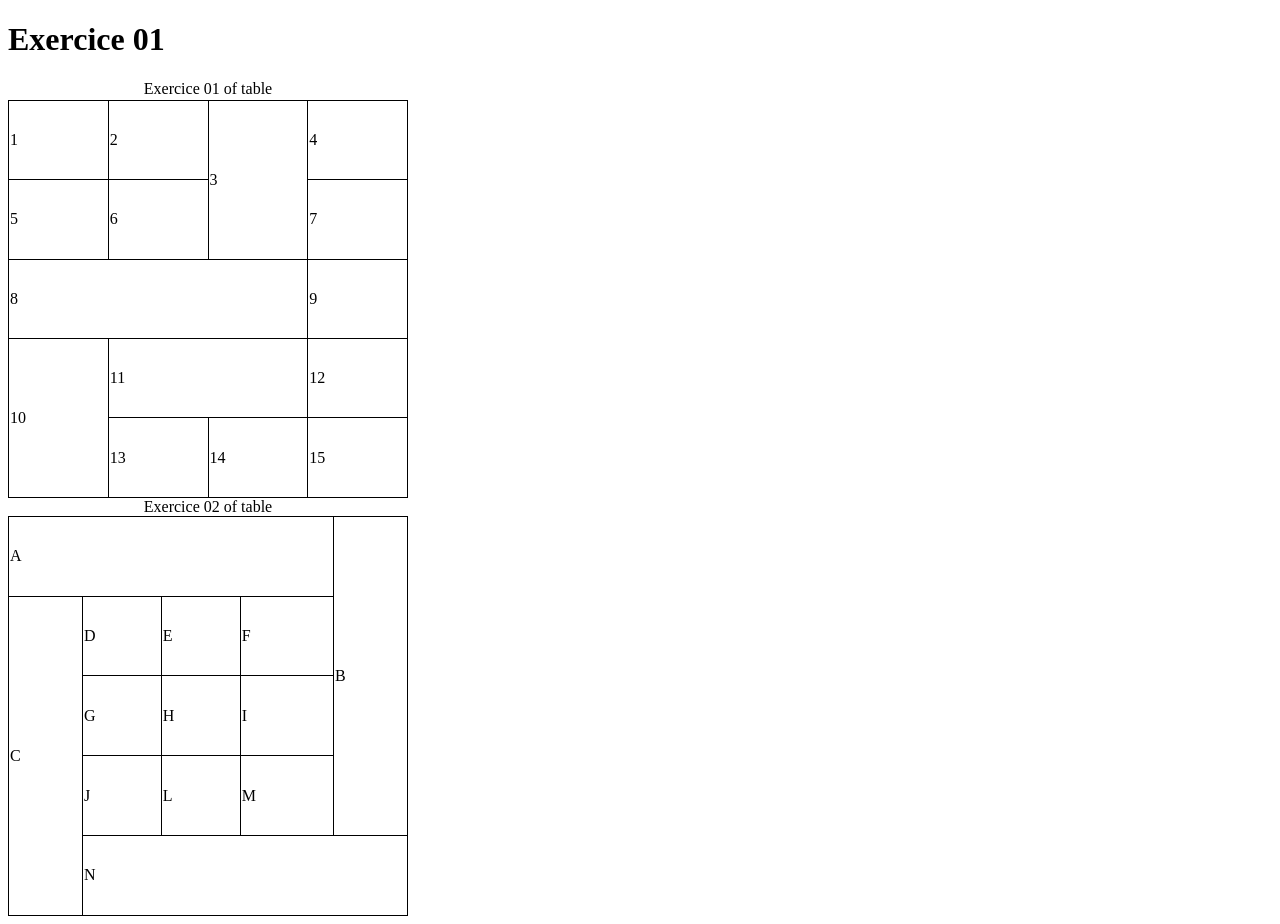
<file: modulo3/ex5.html>
<!DOCTYPE html>
<html lang="en">
<head>
    <meta charset="UTF-8">
    <meta name="viewport" content="width=device-width, initial-scale=1.0">
    <title>Document</title>

    <style>

        table {
            width: 400px;
            height: 400px;
            border-collapse: collapse;
        }

        td {
            border: 1px solid black;
        }
    </style>
</head>
<body>
    <h1>Exercice 01</h1>

    <table>
        <caption>Exercice 01 of table</caption>
        <thead>
            <tr>
                <th></th>
            </tr>
        </thead>

        <tbody>
            <tr>
                <td>1</td>
                <td>2</td>
                <td rowspan="2">3</td>
                <td>4</td>
            </tr>

            <tr>
                <td>5</td>
                <td>6</td>
                <td>7</td>  
            </tr>

            <tr>
                <td colspan="3">8</td>
                <td>9</td>
            </tr>

            <tr>
                <td rowspan="2">10</td>
                <td colspan="2">11</td>
                <td>12</td>
            </tr>

            <tr>
                <td>13</td>
                <td>14</td>
                <td>15</td>
            </tr>
        </tbody>
    </table>

    <table>
        <caption>Exercice 02 of table</caption>

        <tbody>
            <tr>
                <td colspan="4">A</td>
                <td rowspan="4">B</td>
            </tr>

            <tr>
                <td rowspan="4">C</td>
                <td>D</td>
                <td>E</td>
                <td>F</td>
            </tr>

            <tr>
                <td>G</td>
                <td>H</td>
                <td>I</td>
            </tr>

            <tr>
                <td>J</td>
                <td>L</td>
                <td>M</td>
            </tr>

            <tr>
                <td colspan="4">N</td>
            </tr>
        </tbody>
    </table>
</body>
</html>
</file>
<file: style.css>
@charset "UTF-8";

@font-face {
    font-family: 'cav';
    src: url(font/La\ Cavale\ Solitaire.ttf) format('truetype');
    font-size: normal;
    font-style: normal;
}

* {
    margin: 0%;
    padding: 0%;
    font-family: Arial, Helvetica, sans-serif;
}

body {
    color: black;
}

a {
    color: blue;
}

a:hover {
    color: rgb(0, 0, 171);
}

header {
    display: flex;
    width: 100%;
    height: 10vh;   
    align-items: center;
    justify-content: space-between;
    position: fixed;
    background-color: white;
    z-index: 9999;
}

header > div {
    margin-left: 10px;
    height: 10vh;   
    align-items: center;
    display: flex;
}

header > div > div > a > img {
    width: 50px; 
}

header > div > h1 {
    font-size: 2em;
}

header > nav {
    margin-right: 10px;
}

main {
    display: flex;
    padding: 30px;
}

#pagesAside {
    position: fixed;
    top: 10vh;
    width: 17%;
    height: 100vh;
    z-index: 9998;
}

#pagesAside > hr {
    color: aliceblue;
    margin: 10px 1px;
}

#pagesAside > h1 {
    font-size: 1.5em;
    font-style: none;
    font-weight: 500;
}

#pagesAside > nav {
    width: 100%;
    height: auto;
}

#pagesAside > nav > a {
    display: block;
    margin-top: 10px;
}

#contentAside {
    position: relative;
    top: 10vh;
    margin-left: 20%;
    width: 80%;
    height: auto;
}

#contentAside ul, ol {
    list-style-position: inside;
}

#contentAside picture img {
    width: 100%;
}

#contentAside h1, h2 {
    margin-bottom: 20px;
}

#contentAside p {
    text-indent: 30px;
    margin-bottom: 10px;
}


.video {
    position: relative;
    width: 100%;
    /* Mantém a proporção padrão de vídeo 16:9 */
    aspect-ratio: 16 / 9; 
    margin-bottom: 20px;
}

.video iframe {
    position: absolute;
    top: 0;
    left: 0;
    width: 100%;
    height: 100%;
    border: 0;
}

code {
   display: block;
}

#caixagrande {
    background-color: white;
    border-radius: 10px;
    max-width: 600px;
    margin: auto;
    padding: 10px;
    box-shadow: 5px 5px 10px yellow;
    margin-bottom: 20px;
}

#caixagrande > h2 {
    color: blue;
    font-family: Verdana, Geneva, Tahoma, sans-serif;
}

#caixagrande > p {
    color: blue;
    font-family: monospace, serif;
    font-size: 1em;  /*1em = 16px (geralmente)*/
}


#linkStates {
    display: block;
    width: 100%;
    height: auto;
    margin-bottom: 50px;
}

#visited:visited {
    color: red;
}

#hover:hover {
    color: green;
}

#active:active {
    color: pink;
}


footer {

    display: none;
    border-top: 2px solid black;
    background-color: white;
    width: 100%;
    height: auto;
    color: black;
}

@media screen and (max-width: 768px) {
  body {
    
    header > div > div > a > img {
        width: 40px; 
    }

    header > div > div {
        display: flex;
    }

    header > div > h1 {
        font-size: 1.55em;
    }
    
    #pagesAside {
        display: none;
    }

    #contentAside {
        margin: auto;
    }

    footer {
        display: block;
    }

    footer > p {
        display: flex;
        justify-content: center;
        margin-top: 10px;
    }

    footer > div {
        display: flex;
        justify-content: center;
    }
  }
}
</file>
<file: exercicios/ex2.css>
@charset "UTF-8";

@import url('https://fonts.googleapis.com/css2?family=Bebas+Neue&display=swap');

@font-face {
    font-family: droid;
    src: url(font/idroid.otf) format(opentype);
}

:root {
    --bgcolor: rgb(132, 190, 44);
    --cor-escura: green;
    --cor-clara: rgb(2, 207, 2);

    --font-droid: "Bebas Neue" ,sans-serif;
}

* {
    margin: 0%;
    padding: 0%;
    color: black;
}

body {
    background-color: var(--cor-clara);
    overflow-x: hidden;
}

p {
    text-indent: 30px;
    line-height: 1.3em;
}

main strong {
    font-weight: bold;
    background-color: var(--cor-clara);
    padding: 0px 10px;
}

main strong::after {
    content: "❤️";
}

header {
    display: flex;
    width: 100vw;
    height: auto;
    background-image: linear-gradient(var(--cor-clara), var(--cor-escura));
    text-align: center;
    flex-direction: column;
    justify-content: space-evenly;
}


header h1, header p, nav {
    font-family: var(--font-droid);
    margin-top: 20px;
    color: white;
}

header h1 {
    font-size: 3em;
}

header p {
    font-size: 1.3em;
}

nav ul{
    display: flex;
    list-style: none;
}

nav ul li{
    display: flex;
    width: 70px;
    height: 30px;
    align-items: center;
    justify-content: center;
}

nav ul li a {
    text-decoration: none;
    color: white;
}

nav ul li:hover{
    transition: 0.6s;
    background-color: var(--cor-clara);
    cursor: pointer;
}

main {
    margin: auto;
    width: 70vw;
    background-color: white;
    padding: 15px;
    border-bottom-left-radius: 10px;
    border-top-right-radius: 10px;
    box-shadow: 0px 0px 20px rgba(0, 0, 0, 0.349);
}


h1, h2 {
    font-family: droid;
    margin-top: 20px;
}

p {
    margin-top: 10px;
}

div {
    margin-top: 10px;
}

main article h2 {
    background-image: linear-gradient(to left, white, var(--cor-clara));
}

main article picture img {
    width: 70vw;
}

#bugdroid {
    text-align: center;
}

.videos {
    background-color: var(--cor-escura);
    text-align: center;
    padding-bottom: 50%;
    position: relative;
}

.videos > iframe {
    position: absolute;
    top: 4%;
    left: 5%;
    width: 90%;
    height: 90%;
}

#caixagrande {
    background-color: var(--cor-clara);
    border-radius: 10px;
    padding: 10px;
    margin-top: 10px;
}

.caixa {
    width: 70vw;
}

.caixa > ul {
    columns: 2;
    list-style-type: decimal;
    list-style-position: inside;
}

footer {
    margin-top: 20px;
    padding: 1px;
    background-image: linear-gradient(to left, white, var(--cor-escura));
    text-align: center;
}
</file>
<file: modulo2/ex2.css>
@charset "UTF-8";

@import url('https://fonts.googleapis.com/css2?family=Bebas+Neue&display=swap');

@font-face {
    font-family: droid;
    src: url(font/idroid.otf) format(opentype);
}

:root {
    --bgcolor: rgb(132, 190, 44);
    --cor-escura: green;
    --cor-clara: rgb(2, 207, 2);

    --font-droid: "Bebas Neue" ,sans-serif;
}

* {
    margin: 0%;
    padding: 0%;
    color: black;
}

body {
    background-color: var(--cor-clara);
    overflow-x: hidden;
}

p {
    text-indent: 30px;
    line-height: 1.3em;
}

main strong {
    font-weight: bold;
    background-color: var(--cor-clara);
    padding: 0px 10px;
}

main strong::after {
    content: "❤️";
}

header {
    display: flex;
    width: 100vw;
    height: auto;
    background-image: linear-gradient(var(--cor-clara), var(--cor-escura));
    text-align: center;
    flex-direction: column;
    justify-content: space-evenly;
}


header h1, header p, nav {
    font-family: var(--font-droid);
    margin-top: 20px;
    color: white;
}

header h1 {
    font-size: 3em;
}

header p {
    font-size: 1.3em;
}

nav ul{
    display: flex;
    list-style: none;
}

nav ul li{
    display: flex;
    width: 70px;
    height: 30px;
    align-items: center;
    justify-content: center;
}

nav ul li a {
    text-decoration: none;
    color: white;
}

nav ul li:hover{
    transition: 0.6s;
    background-color: var(--cor-clara);
    cursor: pointer;
}

main {
    margin: auto;
    width: 70vw;
    background-color: white;
    padding: 15px;
    border-bottom-left-radius: 10px;
    border-top-right-radius: 10px;
    box-shadow: 0px 0px 20px rgba(0, 0, 0, 0.349);
}


h1, h2 {
    font-family: droid;
    margin-top: 20px;
}

p {
    margin-top: 10px;
}

div {
    margin-top: 10px;
}

main article h2 {
    background-image: linear-gradient(to left, white, var(--cor-clara));
}

main article picture img {
    width: 70vw;
}

#bugdroid {
    text-align: center;
}

.videos {
    background-color: var(--cor-escura);
    text-align: center;
    padding-bottom: 50%;
    position: relative;
}

.videos > iframe {
    position: absolute;
    top: 4%;
    left: 5%;
    width: 90%;
    height: 90%;
}

#caixagrande {
    background-color: var(--cor-clara);
    border-radius: 10px;
    padding: 10px;
    margin-top: 10px;
}

.caixa {
    width: 70vw;
}

.caixa > ul {
    columns: 2;
    list-style-type: georgian;
    list-style-position: inside;
}

footer {
    margin-top: 20px;
    padding: 1px;
    background-image: linear-gradient(to left, white, var(--cor-escura));
    text-align: center;
}
</file>
<file: modulo3/ex3.css>
@charset "UTF-8";

@font-face {
    font-family: travelFont;
    src: url(font/CaacupeOne-Regular.ttf);
}

* {
    margin: 0;
    padding: 0;
    box-sizing: border-box;
}

body {
    background-color: rgb(227, 227, 227);
}

header {
    display: flex;
    justify-content: space-between;
    width: 100%;
    height: auto;
    background-image: linear-gradient(to bottom, blue, rgb(32, 0, 194));
    padding: 0 10px;
    flex-wrap: wrap;
}

header > h1 {
    color: white;
    font-size: 1.5rem;
    align-self: center;
    margin: 10px 0;
    font-family: travelFont;
    color: white;
    font-size: 2.5rem;
}

header > nav {
    display: flex;
    gap: 20px;
    margin: 10px 0px;
}
header > nav > input {
    width: 200px;
    height: 30px;
    border-radius: 5px;
    border: none;
    align-self: center;
    padding: 10px 10px;
}

header > nav > ul {
    display: flex;
    list-style: none;
    align-items: center;
    height: 100%;
    gap: 20px;
}

header > nav > ul > li > a {
    color: white;
    text-decoration: none;
}

header > nav > ul > li > a:hover {
    color: yellow;
}

main > h1 {
    text-align: center;
    font-size: 2.5rem;
    margin: 20px 0;
}

main > p {
    text-align: center;
    margin: 20px 0;
}

section {
    padding: 20px;
}

section > h2 {
    font-family: Arial, Helvetica, sans-serif;
    font-size: 2rem;
}

div#imgTravel {
    background-image: url('img/viagem01.jpg');
    background-position: center center;
    background-size: cover;
    width: 90vw;
    height: 60vh;
    border-radius: 10px;
    margin: auto; 


}

div#imgTravel:hover {
    transform: scale(1.03);
    transition: all 0.5s ease;
}

#allTravelCards {
    display: flex;
    width: 100%;
    gap: 20px;
    flex-wrap: wrap;
    justify-content: center;

}

.travelCard {
    width: 300px;
    height: auto;
    background-color: white;
    box-shadow: 0px 0px 5px rgba(0, 0, 0, 0.5);
    margin-top: 20px;
    border-radius: 10px;
}

.travelCard > .travelCardImg {
    width: 100%;
    height: 200px;
    overflow: hidden;
    border-top-left-radius: 10px;
    border-top-right-radius: 10px;
}

.travelCard > div > img {
    width: 100%;
    height: 100%;
    border-top-left-radius: 10px;
    border-top-right-radius: 10px;
    object-fit: cover;
    transition: transform 0.5s ease;
}

.travelCard > div > img:hover {
    transform: scale(1.10);
}

.travelCardContent > h3 {
    font-family: Arial, Helvetica, sans-serif;
    font-size: 1.5rem;
    color: black;
    margin-top: 10px;
}

.travelCardContent > p {
    font-family: Arial, Helvetica, sans-serif;
    font-size: 1rem;
    color: black;
    margin-top: 10px;
}


.travelCard > .travelCardContent {
    padding: 10px;
}

.travelCard > hr {
    border: 1px solid rgb(145, 145, 145);
    margin: 10px 0;
}

.travelCard > div > button {
    width: 90px;
    height: 30px;
    border: none;
    border-radius: 5px;
    margin-left: 10px;
    margin-bottom: 10px;
    background-color: blue;
    color: white;
    cursor: pointer;
}

#visualImagem {
    width: 100%;
    height: 70vh;
    background-image: url('img/viagem03.jpg');
    background-position: center center;
    background-size: cover;
    margin-bottom: 20px;
}

#visualImagem > h2 {
    font-family: travelFont;
    font-size: 4rem;
    color: white;
    text-align: center;
    padding-top: 20vh;
}

#visualImagem > div {
    display: flex;
    justify-content: center;
    align-items: center;
    margin: auto;
    width: 60%;
    height: 10vh;
    border-radius: 10px;
    background-color: rgba(255, 255, 255, 0.7);
}


footer {
    display: flex;
    justify-content: center;
    gap: 60px;
    flex-wrap: wrap;
    padding: 70px;
    width: 100%;
    background-color: white;
    box-shadow: 5px 10px 0px rgba(0, 0, 0, 1);
}

footer > div {
    height: auto;
    width: 200px;
}

footer > div > h2, a {
    display: block;
    margin-bottom: 5px;
}

footer h2 {
    font-size: 1.2em;
    color: gray;
}

footer a {
    color: gray;
    text-decoration: none;
}

footer a:hover {
    color: rgb(186, 186, 186);
}
</file>
<file: modulo3/ex4.css>
@charset "UTF-8";

body {
    font-family: Arial, Helvetica, sans-serif;
}

table {
    width: 400px;
    border-collapse: collapse;
}

caption {
    background-color: rgb(48, 2, 255);
    padding: 10px;
    color: white;
}

td, th {
    height: 50px;
    padding: 8px;
    border: 1px solid black;

    text-align: center;
    vertical-align: center;
}


tbody > tr:nth-child(2n) {
    background-color: gray;
}

tbody > tr:nth-child(2n-1) {
    background-color: lightgray;
}

thead, tfoot {
    background-color: rgb(255, 0, 0);
}
</file>
